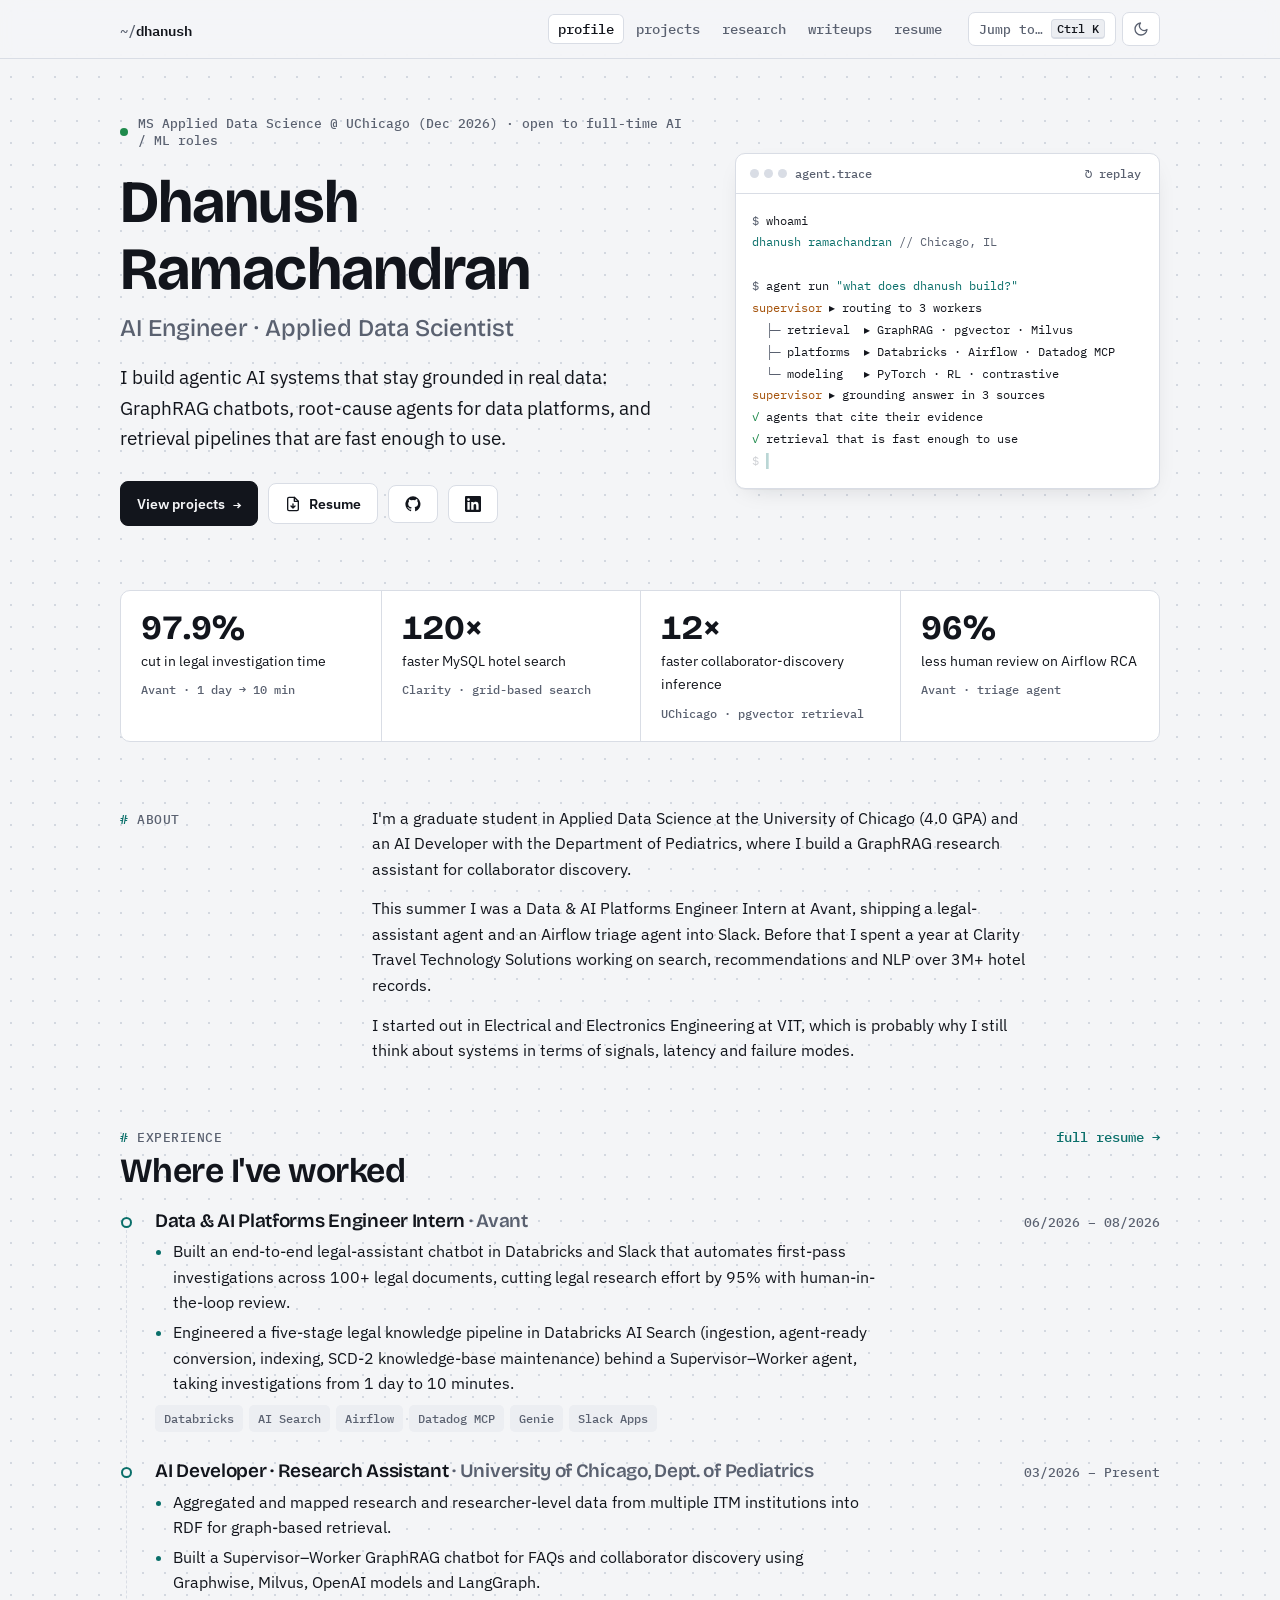
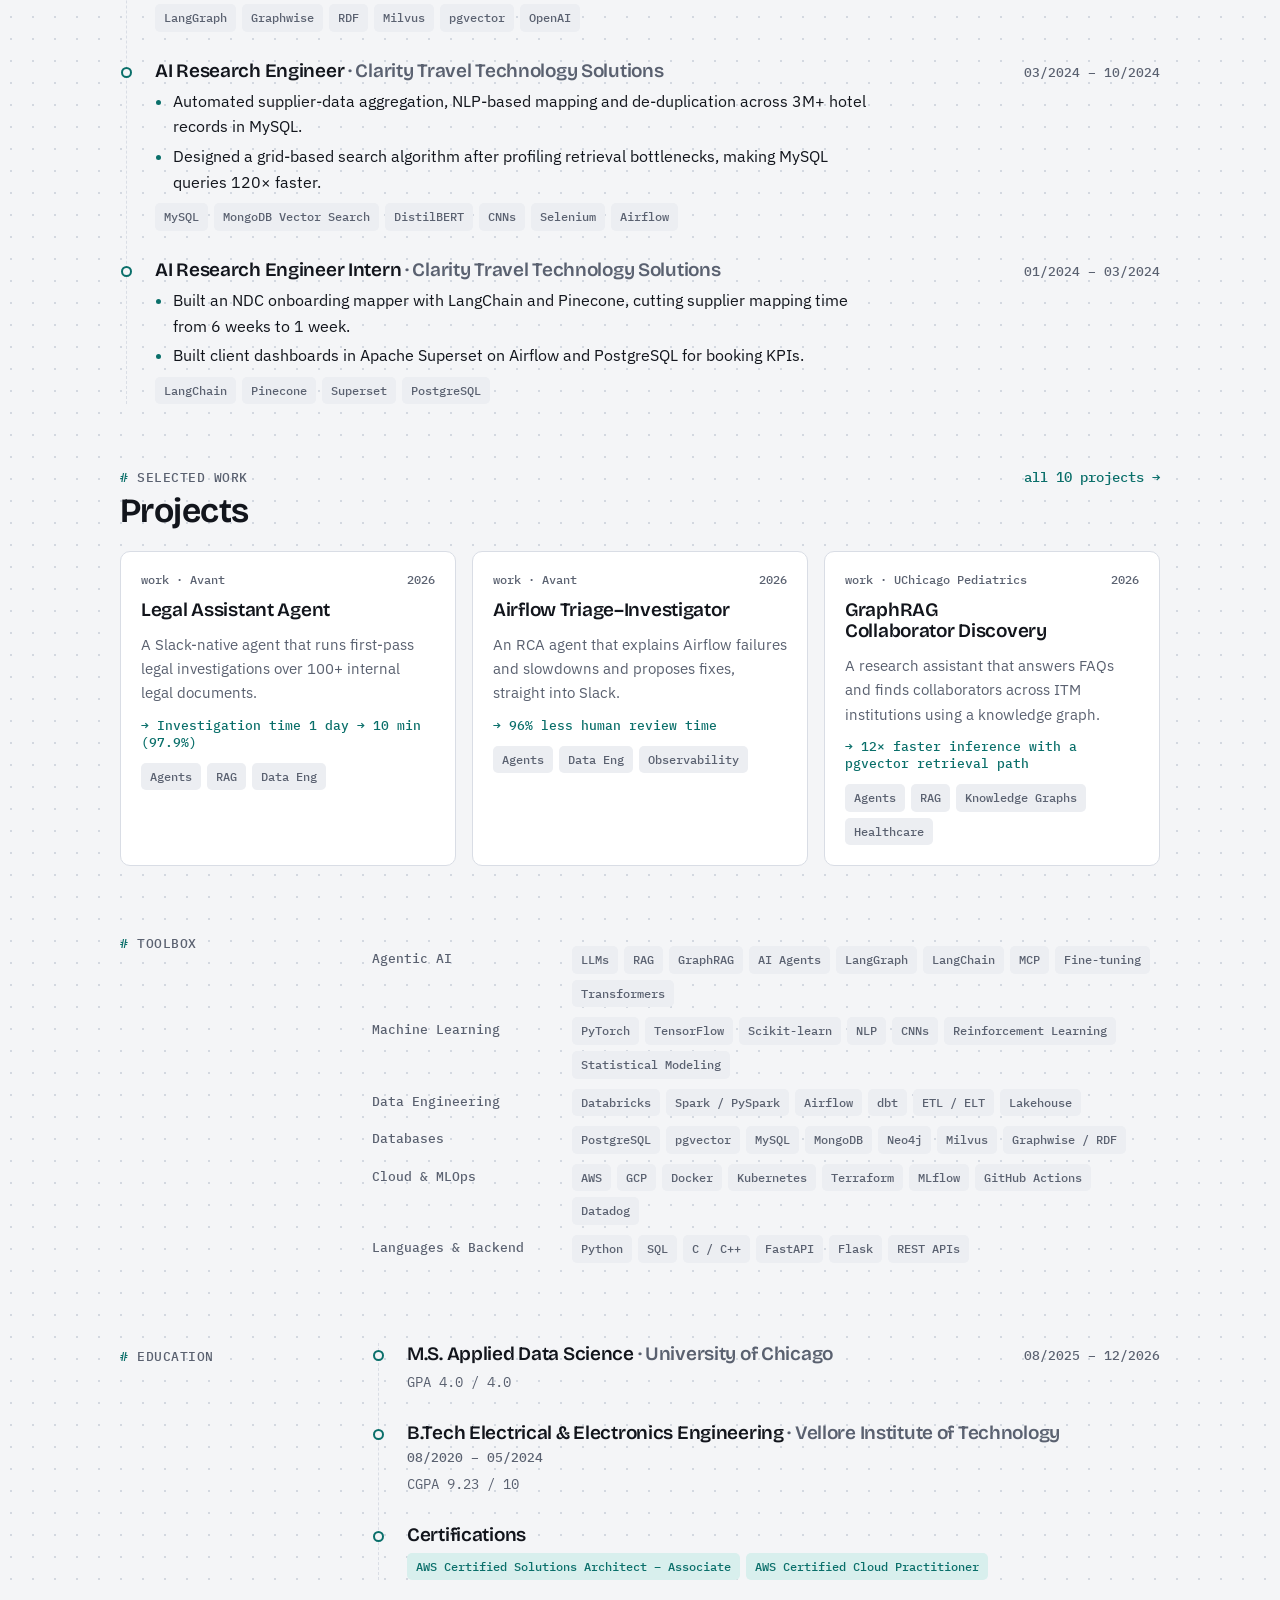
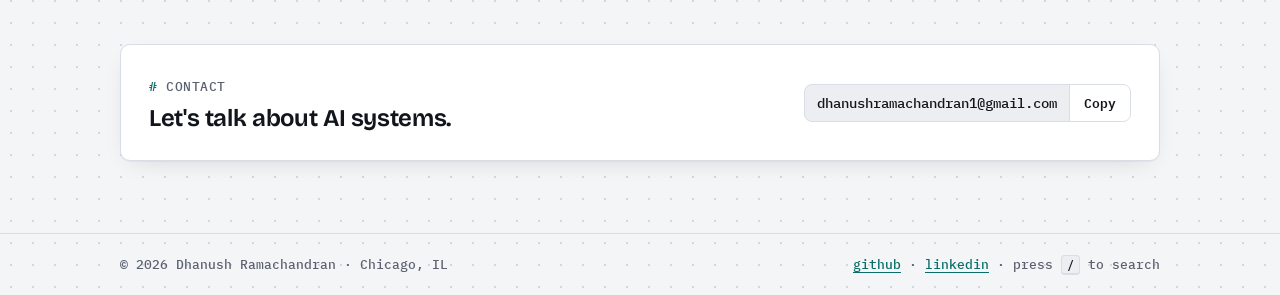
<file: index.html>
<!doctype html>
<html lang="en">
<head>
<meta charset="utf-8">
<meta name="viewport" content="width=device-width, initial-scale=1, viewport-fit=cover">
<title>Dhanush Ramachandran</title>
<meta name="description" content="AI engineer and applied data scientist building grounded agentic AI systems, GraphRAG and data platforms.">
<link rel="preconnect" href="https://fonts.googleapis.com">
<link rel="preconnect" href="https://fonts.gstatic.com" crossorigin>
<link rel="stylesheet" href="https://fonts.googleapis.com/css2?family=Bricolage+Grotesque:opsz,wght@12..96,500;12..96,600;12..96,700&family=IBM+Plex+Mono:wght@400;500;600&family=IBM+Plex+Sans:wght@400;500;600&display=swap">
<link rel="stylesheet" href="assets/styles.css">
</head>
<body data-page="profile">
<main class="wrap" id="main"></main>
<noscript><p class="wrap">This site needs JavaScript to render its content.</p></noscript>
<script src="assets/content.js"></script>
<script src="assets/site.js"></script>
</body>
</html>
</file>
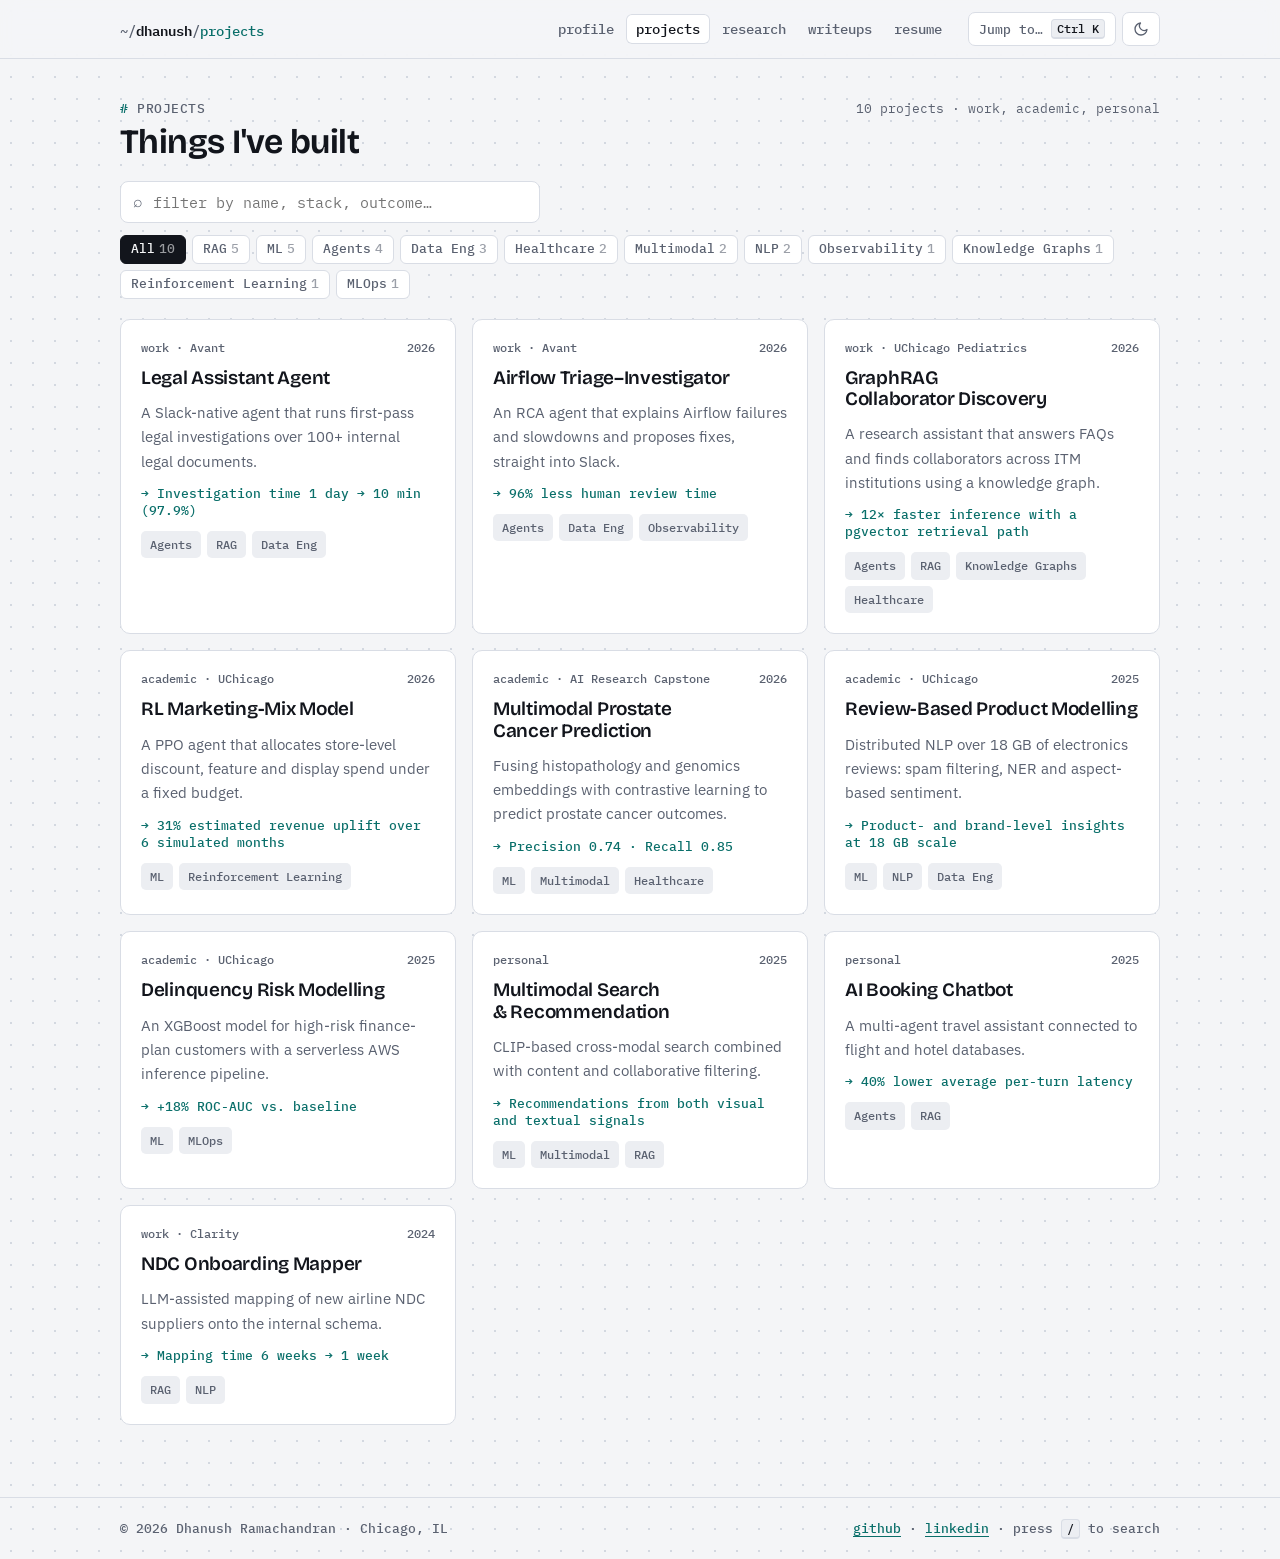
<file: projects.html>
<!doctype html>
<html lang="en">
<head>
<meta charset="utf-8">
<meta name="viewport" content="width=device-width, initial-scale=1, viewport-fit=cover">
<title>Projects · Dhanush Ramachandran</title>
<meta name="description" content="Projects by Dhanush Ramachandran: agents, RAG, ML and data engineering.">
<link rel="preconnect" href="https://fonts.googleapis.com">
<link rel="preconnect" href="https://fonts.gstatic.com" crossorigin>
<link rel="stylesheet" href="https://fonts.googleapis.com/css2?family=Bricolage+Grotesque:opsz,wght@12..96,500;12..96,600;12..96,700&family=IBM+Plex+Mono:wght@400;500;600&family=IBM+Plex+Sans:wght@400;500;600&display=swap">
<link rel="stylesheet" href="assets/styles.css">
</head>
<body data-page="projects">
<main class="wrap" id="main"></main>
<noscript><p class="wrap">This site needs JavaScript to render its content.</p></noscript>
<script src="assets/content.js"></script>
<script src="assets/site.js"></script>
</body>
</html>
</file>
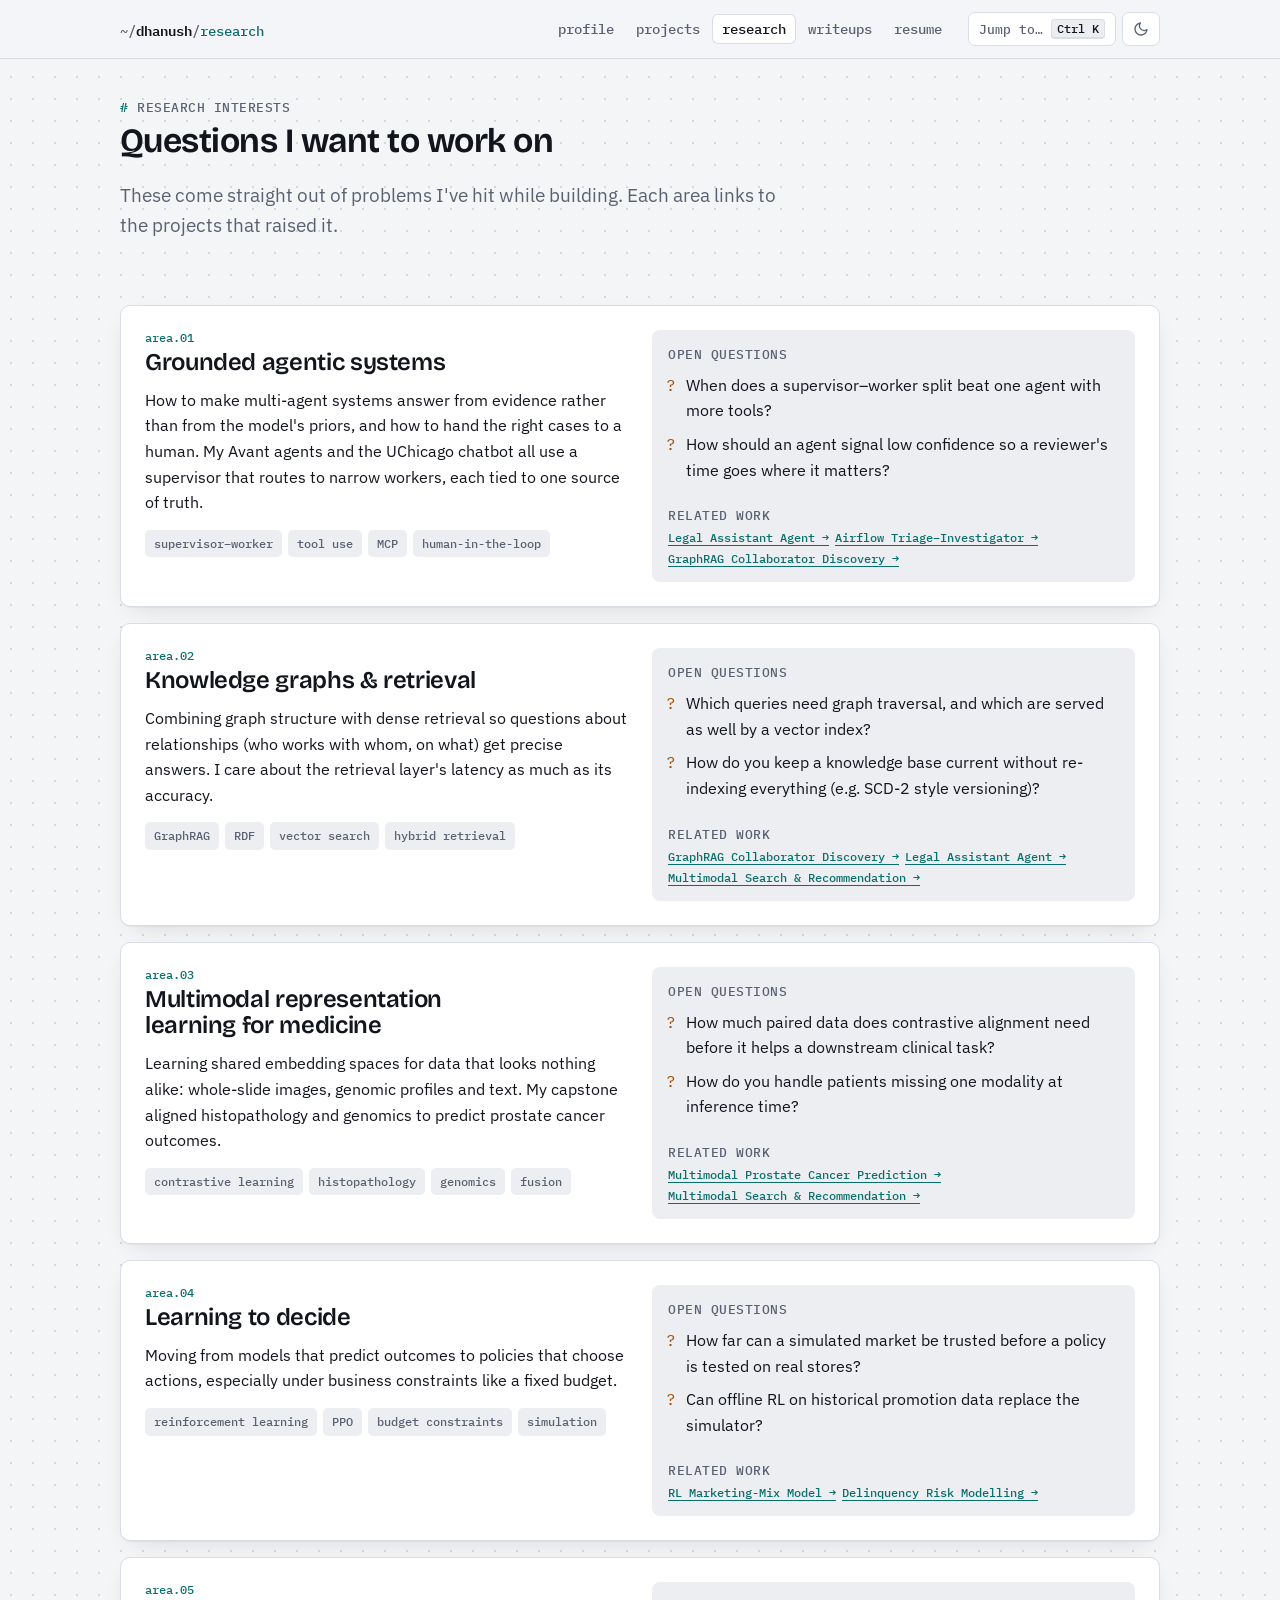
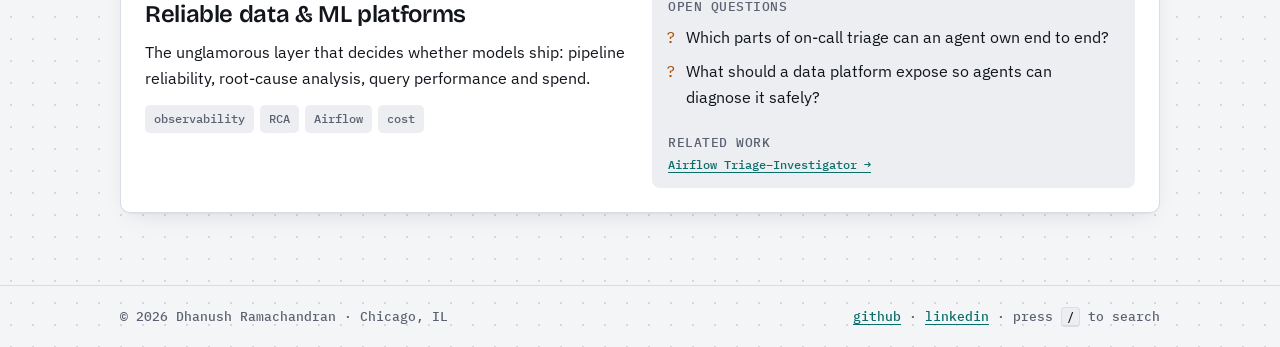
<file: research.html>
<!doctype html>
<html lang="en">
<head>
<meta charset="utf-8">
<meta name="viewport" content="width=device-width, initial-scale=1, viewport-fit=cover">
<title>Research · Dhanush Ramachandran</title>
<meta name="description" content="Research interests: grounded agents, knowledge graphs, multimodal medical AI, RL.">
<link rel="preconnect" href="https://fonts.googleapis.com">
<link rel="preconnect" href="https://fonts.gstatic.com" crossorigin>
<link rel="stylesheet" href="https://fonts.googleapis.com/css2?family=Bricolage+Grotesque:opsz,wght@12..96,500;12..96,600;12..96,700&family=IBM+Plex+Mono:wght@400;500;600&family=IBM+Plex+Sans:wght@400;500;600&display=swap">
<link rel="stylesheet" href="assets/styles.css">
</head>
<body data-page="research">
<main class="wrap" id="main"></main>
<noscript><p class="wrap">This site needs JavaScript to render its content.</p></noscript>
<script src="assets/content.js"></script>
<script src="assets/site.js"></script>
</body>
</html>
</file>
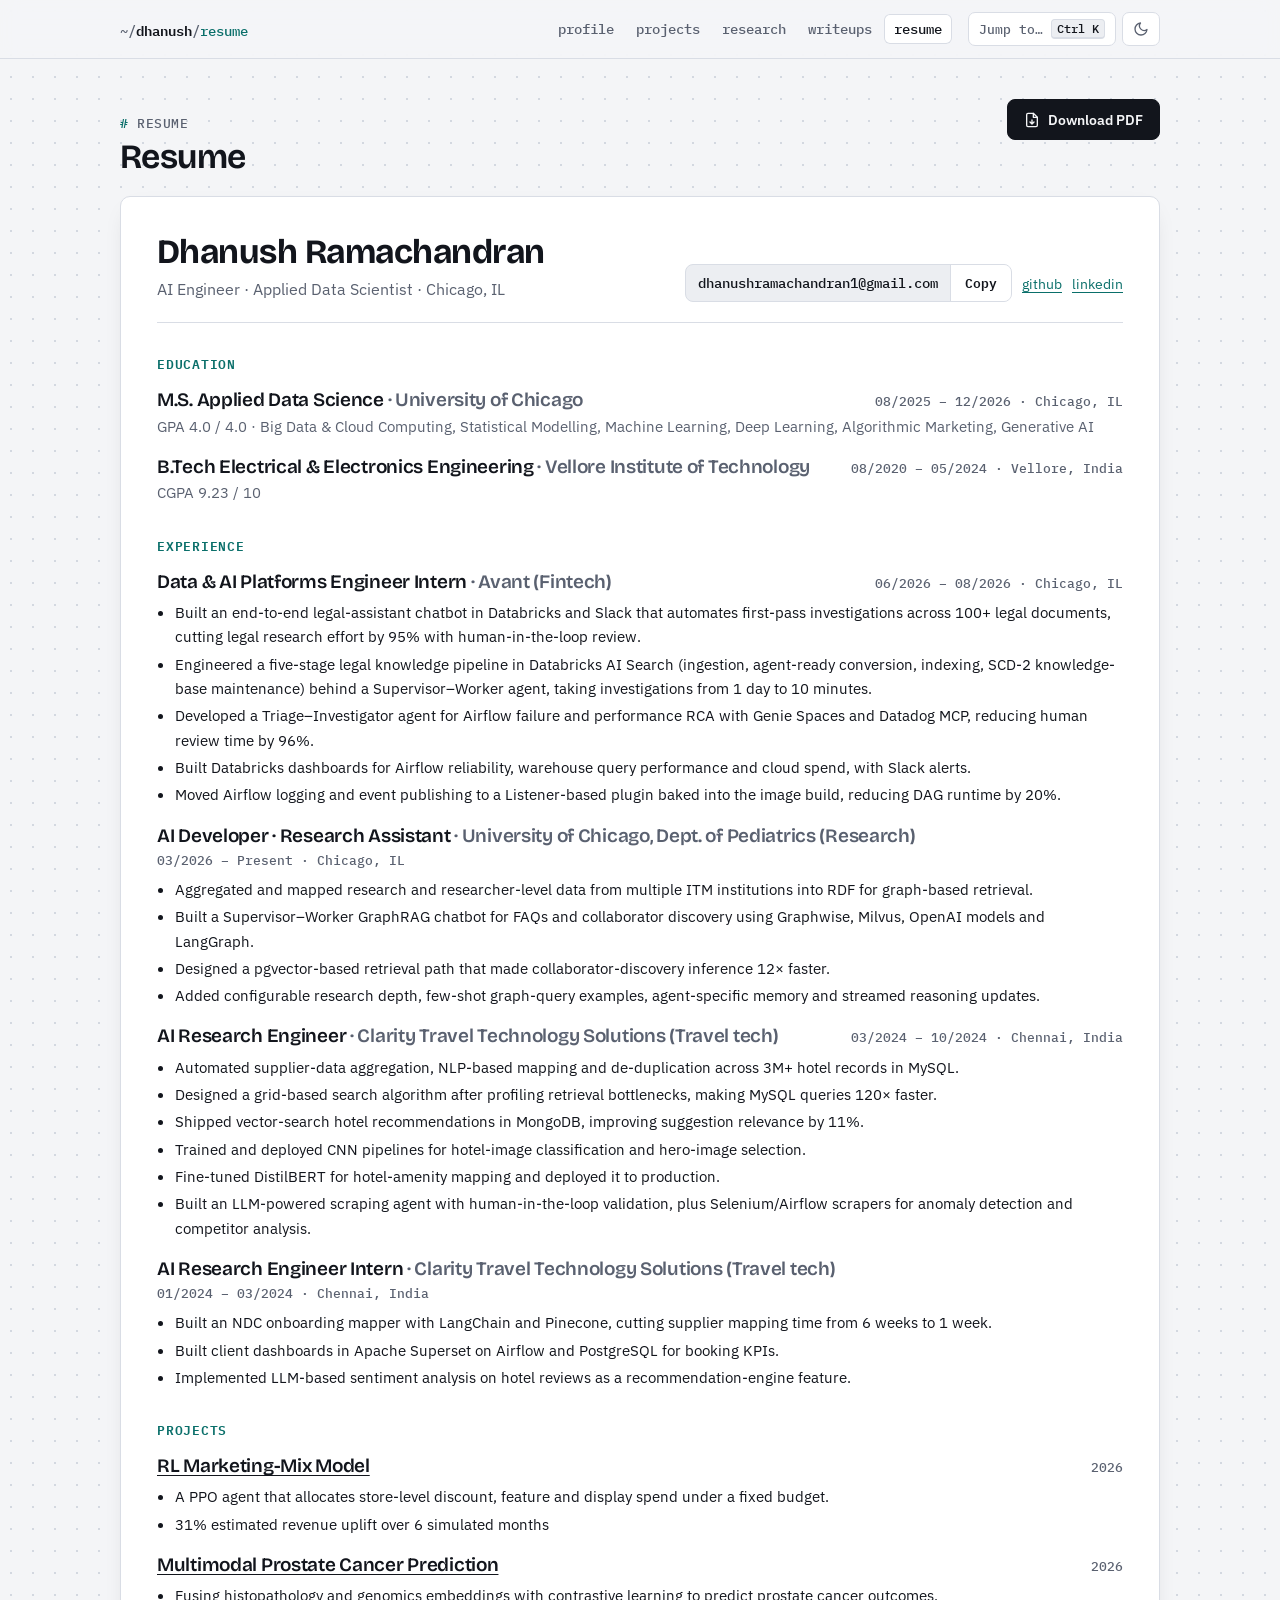
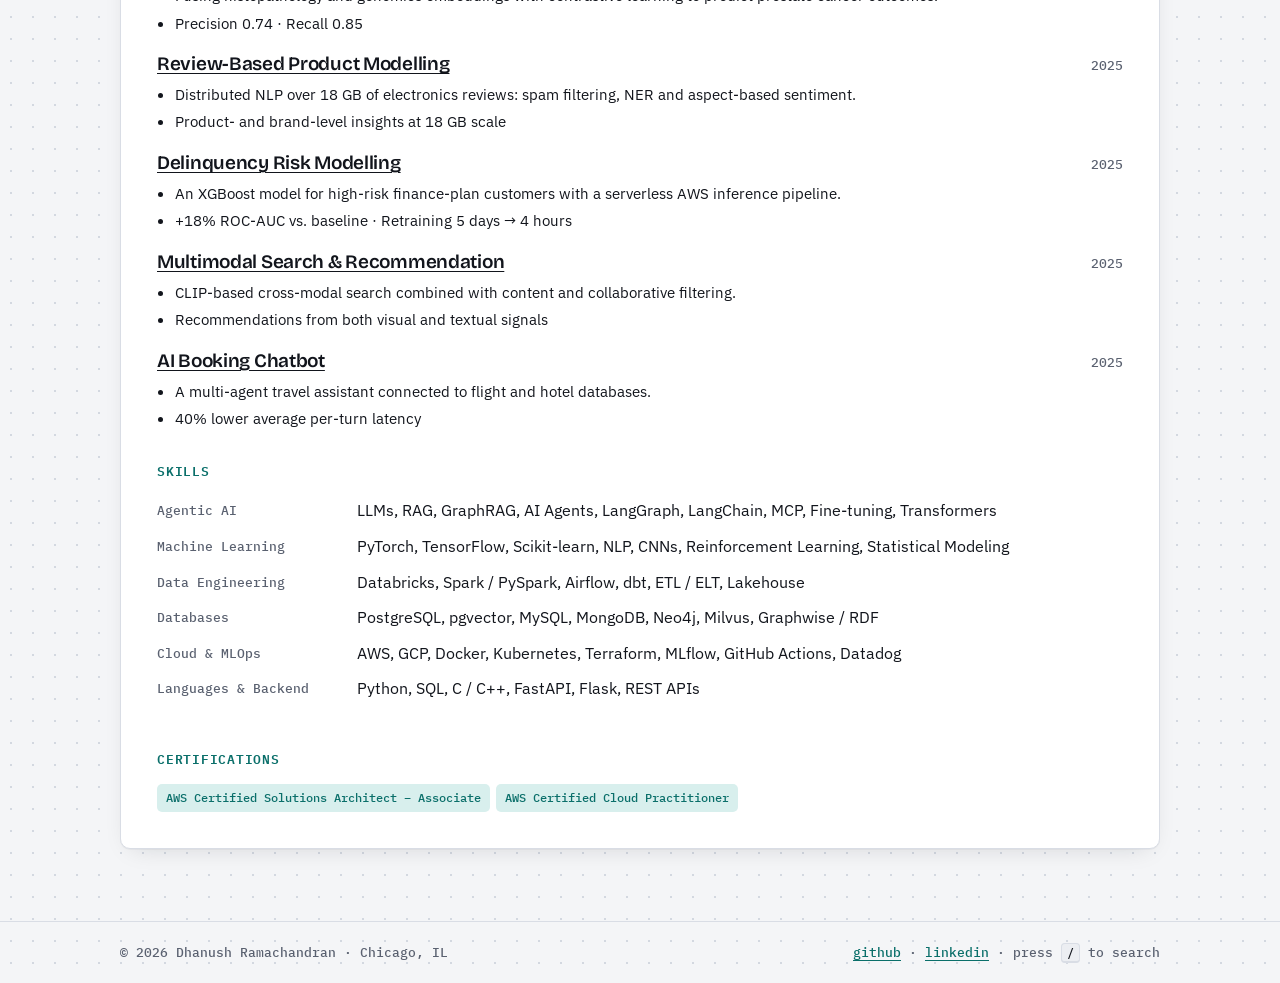
<file: resume.html>
<!doctype html>
<html lang="en">
<head>
<meta charset="utf-8">
<meta name="viewport" content="width=device-width, initial-scale=1, viewport-fit=cover">
<title>Resume · Dhanush Ramachandran</title>
<meta name="description" content="Resume of Dhanush Ramachandran.">
<link rel="preconnect" href="https://fonts.googleapis.com">
<link rel="preconnect" href="https://fonts.gstatic.com" crossorigin>
<link rel="stylesheet" href="https://fonts.googleapis.com/css2?family=Bricolage+Grotesque:opsz,wght@12..96,500;12..96,600;12..96,700&family=IBM+Plex+Mono:wght@400;500;600&family=IBM+Plex+Sans:wght@400;500;600&display=swap">
<link rel="stylesheet" href="assets/styles.css">
</head>
<body data-page="resume">
<main class="wrap" id="main"></main>
<noscript><p class="wrap">This site needs JavaScript to render its content.</p></noscript>
<script src="assets/content.js"></script>
<script src="assets/site.js"></script>
</body>
</html>
</file>
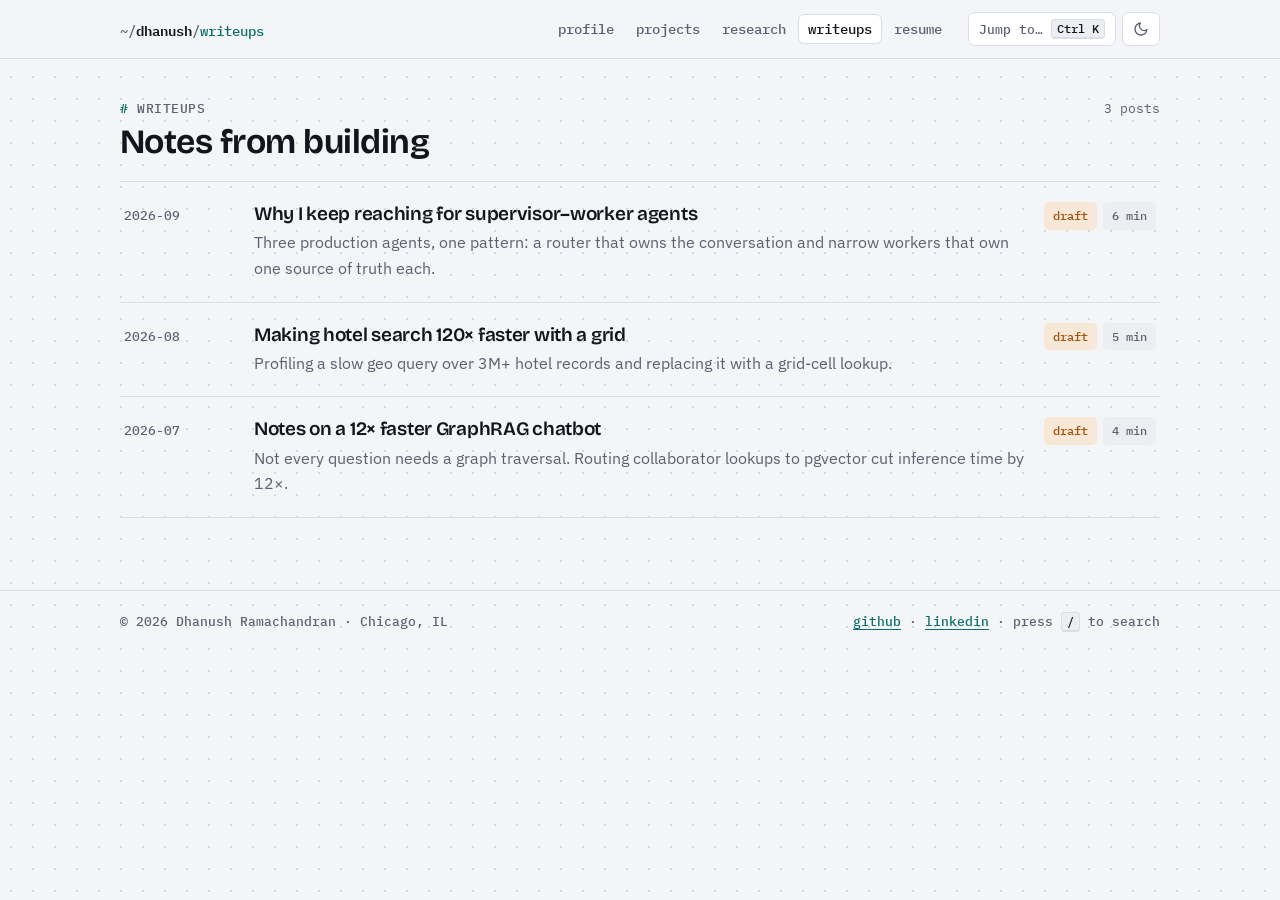
<file: writeups.html>
<!doctype html>
<html lang="en">
<head>
<meta charset="utf-8">
<meta name="viewport" content="width=device-width, initial-scale=1, viewport-fit=cover">
<title>Writeups · Dhanush Ramachandran</title>
<meta name="description" content="Technical writeups and notes from building AI systems.">
<link rel="preconnect" href="https://fonts.googleapis.com">
<link rel="preconnect" href="https://fonts.gstatic.com" crossorigin>
<link rel="stylesheet" href="https://fonts.googleapis.com/css2?family=Bricolage+Grotesque:opsz,wght@12..96,500;12..96,600;12..96,700&family=IBM+Plex+Mono:wght@400;500;600&family=IBM+Plex+Sans:wght@400;500;600&display=swap">
<link rel="stylesheet" href="assets/styles.css">
</head>
<body data-page="writeups">
<main class="wrap" id="main"></main>
<noscript><p class="wrap">This site needs JavaScript to render its content.</p></noscript>
<script src="assets/content.js"></script>
<script src="assets/site.js"></script>
</body>
</html>
</file>
<file: assets/styles.css>
/* Layout: single 1080px column, sticky mono "path" bar, content as instrument panels on a faint dot grid. */
:root {
  --bg: #f4f5f7;
  --surface: #ffffff;
  --sunken: #eceef2;
  --fg: #12151c;
  --muted: #5a6170;
  --line: #d9dde5;
  --accent: #0a6f6a;
  --accent-soft: #d8efed;
  --warn: #a4520a;
  --warn-soft: #f7e7d6;
  --ok: #1f8a4c;
  --dot: #d3d8e0;
  --shadow: 0 1px 0 rgba(18, 21, 28, .04), 0 8px 24px -12px rgba(18, 21, 28, .18);

  --f-display: "Bricolage Grotesque", "IBM Plex Sans", system-ui, sans-serif;
  --f-body: "IBM Plex Sans", system-ui, -apple-system, "Segoe UI", sans-serif;
  --f-mono: "IBM Plex Mono", ui-monospace, "Cascadia Code", Consolas, monospace;

  --step--1: .8125rem;
  --step-0: 1rem;
  --step-1: 1.1875rem;
  --step-2: 1.5rem;
  --step-3: 2.125rem;
  --step-4: clamp(2.5rem, 6vw, 3.75rem);
  --radius: 10px;
  --wrap: 1080px;
  color-scheme: light;
}
@media (prefers-color-scheme: dark) {
  :root:not([data-theme="light"]) {
    --bg: #0e1115; --surface: #151a20; --sunken: #1b2129; --fg: #e5e8ed; --muted: #97a0ad;
    --line: #262d37; --accent: #5fd0c6; --accent-soft: #12302f; --warn: #f0b060; --warn-soft: #33260f;
    --ok: #4cc27f; --dot: #1f252d; --shadow: 0 1px 0 rgba(0,0,0,.3), 0 10px 30px -14px rgba(0,0,0,.7);
    color-scheme: dark;
  }
}
:root[data-theme="dark"] {
  --bg: #0e1115; --surface: #151a20; --sunken: #1b2129; --fg: #e5e8ed; --muted: #97a0ad;
  --line: #262d37; --accent: #5fd0c6; --accent-soft: #12302f; --warn: #f0b060; --warn-soft: #33260f;
  --ok: #4cc27f; --dot: #1f252d; --shadow: 0 1px 0 rgba(0,0,0,.3), 0 10px 30px -14px rgba(0,0,0,.7);
  color-scheme: dark;
}

*, *::before, *::after { box-sizing: border-box; }
html { -webkit-text-size-adjust: 100%; scroll-padding-top: 80px; }
body {
  margin: 0;
  background-color: var(--bg);
  background-image: radial-gradient(var(--dot) 1px, transparent 1.2px);
  background-size: 22px 22px;
  color: var(--fg);
  font: 400 var(--step-0)/1.6 var(--f-body);
  -webkit-font-smoothing: antialiased;
}
a { color: var(--accent); text-decoration-thickness: 1px; text-underline-offset: 3px; }
a:hover { text-decoration-thickness: 2px; }
:focus-visible { outline: 2px solid var(--accent); outline-offset: 2px; border-radius: 4px; }
h1, h2, h3 { font-family: var(--f-display); line-height: 1.12; text-wrap: balance; margin: 0; letter-spacing: -.015em; }
h1 { font-size: var(--step-4); font-weight: 700; }
h2 { font-size: var(--step-3); font-weight: 650; }
h3 { font-size: var(--step-1); font-weight: 600; }
p { margin: 0; }
code, kbd, pre, .mono { font-family: var(--f-mono); }
img { max-width: 100%; }

.wrap { max-width: var(--wrap); margin-inline: auto; padding-inline: 20px; }
main.wrap { padding-block: 40px 72px; display: grid; gap: 64px; }
main.wrap > * { min-width: 0; }

/* ---------- top bar ---------- */
.bar {
  position: sticky; top: env(safe-area-inset-top, 0px); z-index: 20;
  background: color-mix(in srgb, var(--bg) 88%, transparent);
  backdrop-filter: saturate(1.4) blur(10px);
  border-bottom: 1px solid var(--line);
}
.bar .wrap { display: flex; align-items: center; gap: 16px; min-height: 58px; flex-wrap: wrap; padding-block: 8px; }
.path { font: 500 .875rem var(--f-mono); color: var(--muted); text-decoration: none; white-space: nowrap; }
.path b { color: var(--fg); font-weight: 600; }
.path .cur { color: var(--accent); }
.nav { display: flex; gap: 2px; margin-left: auto; flex-wrap: wrap; }
.nav a {
  font: 500 .875rem var(--f-mono); color: var(--muted); text-decoration: none;
  padding: 6px 10px; border-radius: 6px;
}
.nav a:hover { color: var(--fg); background: var(--sunken); }
.nav a[aria-current="page"] { color: var(--fg); background: var(--surface); box-shadow: inset 0 0 0 1px var(--line); }
.tools { display: flex; gap: 6px; }
.btn-icon, .kbtn {
  font: 500 .8125rem var(--f-mono); color: var(--muted); background: var(--surface);
  border: 1px solid var(--line); border-radius: 7px; height: 34px; padding: 0 10px; cursor: pointer;
  display: inline-flex; align-items: center; gap: 8px;
}
.btn-icon:hover, .kbtn:hover { color: var(--fg); border-color: var(--muted); }
.btn-icon svg { width: 16px; height: 16px; }
kbd { font-size: .75rem; padding: 1px 5px; border: 1px solid var(--line); border-bottom-width: 2px; border-radius: 4px; background: var(--sunken); color: var(--fg); }

@media (max-width: 760px) {
  .nav { order: 3; width: 100%; margin-left: 0; overflow-x: auto; flex-wrap: nowrap; }
  .tools { margin-left: auto; }
  .kbtn .lbl { display: none; }
}

/* ---------- shared pieces ---------- */
.eyebrow { font: 500 var(--step--1) var(--f-mono); color: var(--muted); letter-spacing: .04em; text-transform: uppercase; }
.eyebrow .hash { color: var(--accent); }
.section-head { display: flex; align-items: baseline; justify-content: space-between; gap: 16px; flex-wrap: wrap; margin-bottom: 20px; }
.section-head .eyebrow { display: block; margin-bottom: 6px; }
.lede { font-size: var(--step-1); color: var(--muted); max-width: 62ch; }
.panel { background: var(--surface); border: 1px solid var(--line); border-radius: var(--radius); box-shadow: var(--shadow); }
.chip {
  display: inline-flex; align-items: center; gap: 6px; font: 500 .75rem/1 var(--f-mono);
  padding: 5px 8px; border-radius: 5px; background: var(--sunken); color: var(--muted); border: 1px solid transparent;
  white-space: nowrap;
}
.chips { display: flex; flex-wrap: wrap; gap: 6px; }
.chip.accent { background: var(--accent-soft); color: var(--accent); }
.chip.draft { background: var(--warn-soft); color: var(--warn); }
.btn {
  display: inline-flex; align-items: center; gap: 8px; font: 600 .9rem var(--f-body);
  padding: 10px 16px; border-radius: 8px; text-decoration: none; cursor: pointer;
  border: 1px solid var(--line); background: var(--surface); color: var(--fg);
}
.btn:hover { border-color: var(--fg); text-decoration: none; }
.btn.primary { background: var(--fg); color: var(--bg); border-color: var(--fg); }
.btn.primary:hover { background: var(--accent); border-color: var(--accent); color: var(--bg); }
.btn svg { width: 16px; height: 16px; }
.row { display: flex; gap: 10px; flex-wrap: wrap; align-items: center; }
.muted { color: var(--muted); }
.arrow { font-family: var(--f-mono); }

/* ---------- home hero ---------- */
.hero { display: grid; grid-template-columns: 1.15fr .85fr; gap: 40px; align-items: center; padding-top: 16px; }
.hero > * { min-width: 0; }
.hero h1 .role { display: block; font-size: var(--step-2); font-weight: 500; color: var(--muted); margin-top: 12px; letter-spacing: 0; }
.hero .tagline { font-size: var(--step-1); margin-top: 20px; max-width: 54ch; }
.status { display: inline-flex; gap: 10px; align-items: center; font: 500 .8125rem var(--f-mono); color: var(--muted); margin-bottom: 20px; }
.pulse { width: 8px; height: 8px; border-radius: 50%; background: var(--ok); box-shadow: 0 0 0 0 color-mix(in srgb, var(--ok) 60%, transparent); animation: pulse 2.4s infinite; flex: none; }
@keyframes pulse { 70% { box-shadow: 0 0 0 8px transparent; } 100% { box-shadow: 0 0 0 0 transparent; } }
.hero .row { margin-top: 28px; }

.trace { overflow: hidden; }
.trace-head { display: flex; align-items: center; gap: 8px; padding: 10px 14px; border-bottom: 1px solid var(--line); font: 500 .75rem var(--f-mono); color: var(--muted); }
.trace-head .dots { display: flex; gap: 5px; }
.trace-head .dots i { width: 9px; height: 9px; border-radius: 50%; background: var(--line); display: block; }
.trace-head .replay { margin-left: auto; background: none; border: 0; color: var(--muted); font: inherit; cursor: pointer; padding: 2px 4px; }
.trace-head .replay:hover { color: var(--accent); }
.trace pre { margin: 0; padding: 16px; font-size: .78rem; line-height: 1.75; overflow-x: auto; }
.trace .ln { display: block; white-space: pre; transition: opacity .25s, transform .25s; }
.trace .ln.dim { opacity: .28; }
.t-p { color: var(--muted); } .t-a { color: var(--accent); } .t-w { color: var(--warn); } .t-ok { color: var(--ok); }

/* ---------- metrics ---------- */
.metrics { display: grid; grid-template-columns: repeat(4, 1fr); border: 1px solid var(--line); border-radius: var(--radius); background: var(--surface); overflow: hidden; }
.metric { padding: 20px; border-left: 1px solid var(--line); display: grid; gap: 4px; align-content: start; }
.metric:first-child { border-left: 0; }
.metric .v { font: 700 var(--step-3)/1 var(--f-display); font-variant-numeric: tabular-nums; }
.metric .l { font-size: .9rem; }
.metric .c { font: 500 .72rem var(--f-mono); color: var(--muted); margin-top: 6px; }
@media (max-width: 820px) {
  .hero { grid-template-columns: 1fr; }
  .metrics { grid-template-columns: repeat(2, 1fr); }
  .metric:nth-child(3) { border-left: 0; }
  .metric:nth-child(n+3) { border-top: 1px solid var(--line); }
}

/* ---------- about / two col ---------- */
.two { display: grid; grid-template-columns: 220px 1fr; gap: 32px; }
.two > * { min-width: 0; }
.prose { display: grid; gap: 14px; max-width: 66ch; }
@media (max-width: 760px) { .two { grid-template-columns: 1fr; gap: 12px; } }

/* ---------- timeline ---------- */
.timeline { display: grid; gap: 0; border-left: 1px dashed var(--line); margin-left: 6px; }
.tl-item { position: relative; padding: 0 0 28px 28px; display: grid; gap: 8px; }
.tl-item::before { content: ""; position: absolute; left: -6px; top: 7px; width: 11px; height: 11px; border-radius: 50%; background: var(--bg); border: 2px solid var(--accent); }
.tl-item:last-child { padding-bottom: 0; }
.tl-top { display: flex; justify-content: space-between; gap: 6px 16px; flex-wrap: wrap; align-items: baseline; }
.tl-when { font: 500 .8rem var(--f-mono); color: var(--muted); font-variant-numeric: tabular-nums; }
.tl-org { color: var(--muted); }
.tl-item ul { margin: 0; padding-left: 18px; display: grid; gap: 4px; max-width: 72ch; }
.tl-item li::marker { color: var(--accent); }

/* ---------- project cards ---------- */
.grid-cards { display: grid; grid-template-columns: repeat(auto-fill, minmax(300px, 1fr)); gap: 16px; }
.card {
  display: grid; gap: 12px; align-content: start; padding: 20px; text-align: left; color: inherit;
  background: var(--surface); border: 1px solid var(--line); border-radius: var(--radius); text-decoration: none;
  transition: border-color .15s, transform .15s;
}
a.card:hover, button.card:hover { border-color: var(--accent); transform: translateY(-2px); text-decoration: none; }
.card .meta { display: flex; justify-content: space-between; gap: 8px; font: 500 .75rem var(--f-mono); color: var(--muted); }
.card .impact { font: 500 .8125rem var(--f-mono); color: var(--accent); }
.card p { color: var(--muted); font-size: .95rem; }

.filters { display: grid; gap: 12px; margin-bottom: 20px; }
.search {
  display: flex; align-items: center; gap: 10px; background: var(--surface); border: 1px solid var(--line);
  border-radius: 8px; padding: 0 12px; max-width: 420px;
}
.search input { flex: 1; min-width: 0; border: 0; background: none; color: var(--fg); font: 400 .95rem var(--f-mono); padding: 10px 0; outline: none; }
.search:focus-within { border-color: var(--accent); }
.filter-chip { cursor: pointer; font: 500 .8rem/1 var(--f-mono); padding: 7px 10px; border-radius: 6px; border: 1px solid var(--line); background: var(--surface); color: var(--muted); }
.filter-chip[aria-pressed="true"] { background: var(--fg); color: var(--bg); border-color: var(--fg); }
.filter-chip .n { opacity: .6; margin-left: 4px; }
.empty { padding: 32px; text-align: center; color: var(--muted); border: 1px dashed var(--line); border-radius: var(--radius); }

/* project detail */
.detail { padding: 28px; display: grid; gap: 22px; }
.detail .kv { display: grid; grid-template-columns: 140px 1fr; gap: 10px 20px; }
.detail .kv > * { min-width: 0; }
.detail .k { font: 500 .78rem var(--f-mono); color: var(--muted); text-transform: uppercase; letter-spacing: .04em; padding-top: 3px; }
.detail ul { margin: 0; padding-left: 18px; display: grid; gap: 4px; }
.detail li::marker { color: var(--accent); }
@media (max-width: 600px) { .detail .kv { grid-template-columns: 1fr; gap: 4px; } .detail .k { padding-top: 10px; } .detail { padding: 20px; } }
.back { font: 500 .85rem var(--f-mono); text-decoration: none; }

/* ---------- research ---------- */
.areas { display: grid; gap: 16px; }
.area { padding: 24px; display: grid; grid-template-columns: 1fr 1fr; gap: 24px; }
.area > * { min-width: 0; }
.area .idx { font: 500 .75rem var(--f-mono); color: var(--accent); }
.area h3 { font-size: var(--step-2); margin: 4px 0 12px; }
.area .qs { background: var(--sunken); border-radius: 8px; padding: 16px; display: grid; gap: 10px; align-content: start; }
.area .qs ul { margin: 0; padding-left: 18px; display: grid; gap: 8px; }
.area .qs li::marker { content: "? "; color: var(--warn); font-family: var(--f-mono); }
.area .ev { display: flex; flex-wrap: wrap; gap: 6px; margin-top: 14px; }
.area .ev a { font: 500 .75rem var(--f-mono); }
@media (max-width: 760px) { .area { grid-template-columns: 1fr; } }

/* ---------- writeups ---------- */
.posts { display: grid; border-top: 1px solid var(--line); }
.post-row {
  display: grid; grid-template-columns: 110px 1fr auto; gap: 20px; padding: 20px 4px; border-bottom: 1px solid var(--line);
  text-decoration: none; color: inherit; align-items: baseline;
}
.post-row > * { min-width: 0; }
.post-row:hover h3 { color: var(--accent); }
.post-row .date { font: 500 .8rem var(--f-mono); color: var(--muted); }
.post-row p { color: var(--muted); margin-top: 6px; }
@media (max-width: 640px) { .post-row { grid-template-columns: 1fr; gap: 6px; } }

.article { max-width: 70ch; display: grid; gap: 18px; }
.article h1 { font-size: var(--step-3); }
.article h2 { font-size: var(--step-2); margin-top: 16px; }
.article .dek { font-size: var(--step-1); color: var(--muted); }
.article ul { margin: 0; padding-left: 20px; display: grid; gap: 6px; }
.article pre { margin: 0; background: var(--sunken); border: 1px solid var(--line); border-radius: 8px; padding: 16px; overflow-x: auto; font-size: .82rem; line-height: 1.6; }
.article .todo { border-left: 3px solid var(--warn); padding: 6px 12px; background: var(--warn-soft); color: var(--fg); border-radius: 0 6px 6px 0; font-size: .92rem; }

/* ---------- resume ---------- */
.resume { padding: 36px; display: grid; gap: 30px; }
.resume header { display: flex; justify-content: space-between; gap: 20px; flex-wrap: wrap; align-items: end; border-bottom: 1px solid var(--line); padding-bottom: 20px; }
.resume h2.rs { font: 600 .8rem var(--f-mono); text-transform: uppercase; letter-spacing: .06em; color: var(--accent); margin-bottom: 14px; }
.rs-item { display: grid; gap: 4px; margin-bottom: 18px; }
.rs-item:last-child { margin-bottom: 0; }
.rs-item ul { margin: 4px 0 0; padding-left: 18px; display: grid; gap: 3px; font-size: .95rem; }
.skills-table { display: grid; grid-template-columns: 180px 1fr; gap: 10px 20px; }
.skills-table > * { min-width: 0; }
.skills-table dt { font: 500 .8rem var(--f-mono); color: var(--muted); padding-top: 4px; }
.skills-table dd { margin: 0; }
@media (max-width: 640px) { .resume { padding: 20px; } .skills-table { grid-template-columns: 1fr; gap: 4px; } .skills-table dd { margin-bottom: 10px; } }

/* ---------- contact / footer ---------- */
.contact { padding: 28px; display: flex; justify-content: space-between; gap: 20px; flex-wrap: wrap; align-items: center; }
.copy-field { display: inline-flex; align-items: center; gap: 0; border: 1px solid var(--line); border-radius: 8px; overflow: hidden; background: var(--sunken); max-width: 100%; }
.copy-field span { font: 500 .88rem var(--f-mono); padding: 9px 12px; user-select: all; overflow-wrap: anywhere; }
.copy-field button { border: 0; border-left: 1px solid var(--line); background: var(--surface); color: var(--fg); font: 600 .8rem var(--f-mono); padding: 0 14px; align-self: stretch; cursor: pointer; }
.copy-field button:hover { color: var(--accent); }
footer.foot { border-top: 1px solid var(--line); }
footer.foot .wrap { display: flex; justify-content: space-between; gap: 12px; flex-wrap: wrap; padding-block: 22px; font: 500 .8rem var(--f-mono); color: var(--muted); }

/* ---------- command palette ---------- */
.cmdk-back { position: fixed; inset: 0; z-index: 50; background: color-mix(in srgb, var(--bg) 55%, transparent); backdrop-filter: blur(4px); display: grid; place-items: start center; padding: 12vh 16px 16px; }
.cmdk { width: min(600px, 100%); background: var(--surface); border: 1px solid var(--line); border-radius: 12px; box-shadow: 0 30px 80px -20px rgba(0,0,0,.45); overflow: hidden; }
.cmdk-in { display: flex; align-items: center; gap: 10px; padding: 0 16px; border-bottom: 1px solid var(--line); }
.cmdk-in span { font: 600 1rem var(--f-mono); color: var(--accent); }
.cmdk-in input { flex: 1; min-width: 0; border: 0; background: none; outline: none; color: var(--fg); font: 400 1rem var(--f-mono); padding: 16px 0; }
.cmdk ul { list-style: none; margin: 0; padding: 6px; max-height: 50vh; overflow-y: auto; }
.cmdk li { display: flex; justify-content: space-between; gap: 12px; padding: 9px 12px; border-radius: 7px; cursor: pointer; font-size: .95rem; }
.cmdk li .grp { font: 500 .72rem var(--f-mono); color: var(--muted); text-transform: uppercase; letter-spacing: .04em; white-space: nowrap; }
.cmdk li[aria-selected="true"] { background: var(--accent-soft); color: var(--fg); }
.cmdk li[aria-selected="true"] .grp { color: var(--accent); }
.cmdk-foot { display: flex; gap: 14px; padding: 8px 14px; border-top: 1px solid var(--line); font: 500 .72rem var(--f-mono); color: var(--muted); flex-wrap: wrap; }

.toast { position: fixed; bottom: calc(20px + env(safe-area-inset-bottom, 0px)); left: 50%; transform: translateX(-50%); z-index: 60; background: var(--fg); color: var(--bg); font: 500 .85rem var(--f-mono); padding: 10px 16px; border-radius: 8px; }

@media (prefers-reduced-motion: reduce) {
  *, *::before, *::after { animation: none !important; transition: none !important; }
}

/* long chips and fields wrap instead of widening the page */
.chip { max-width: 100%; white-space: normal; line-height: 1.3; }
.copy-field span { min-width: 0; }
.contact > * { min-width: 0; max-width: 100%; }

/* optional project cover images */
.cover { width: 100%; aspect-ratio: 16 / 9; object-fit: cover; border-radius: 6px; border: 1px solid var(--line); background: var(--sunken); display: block; }
</file>
